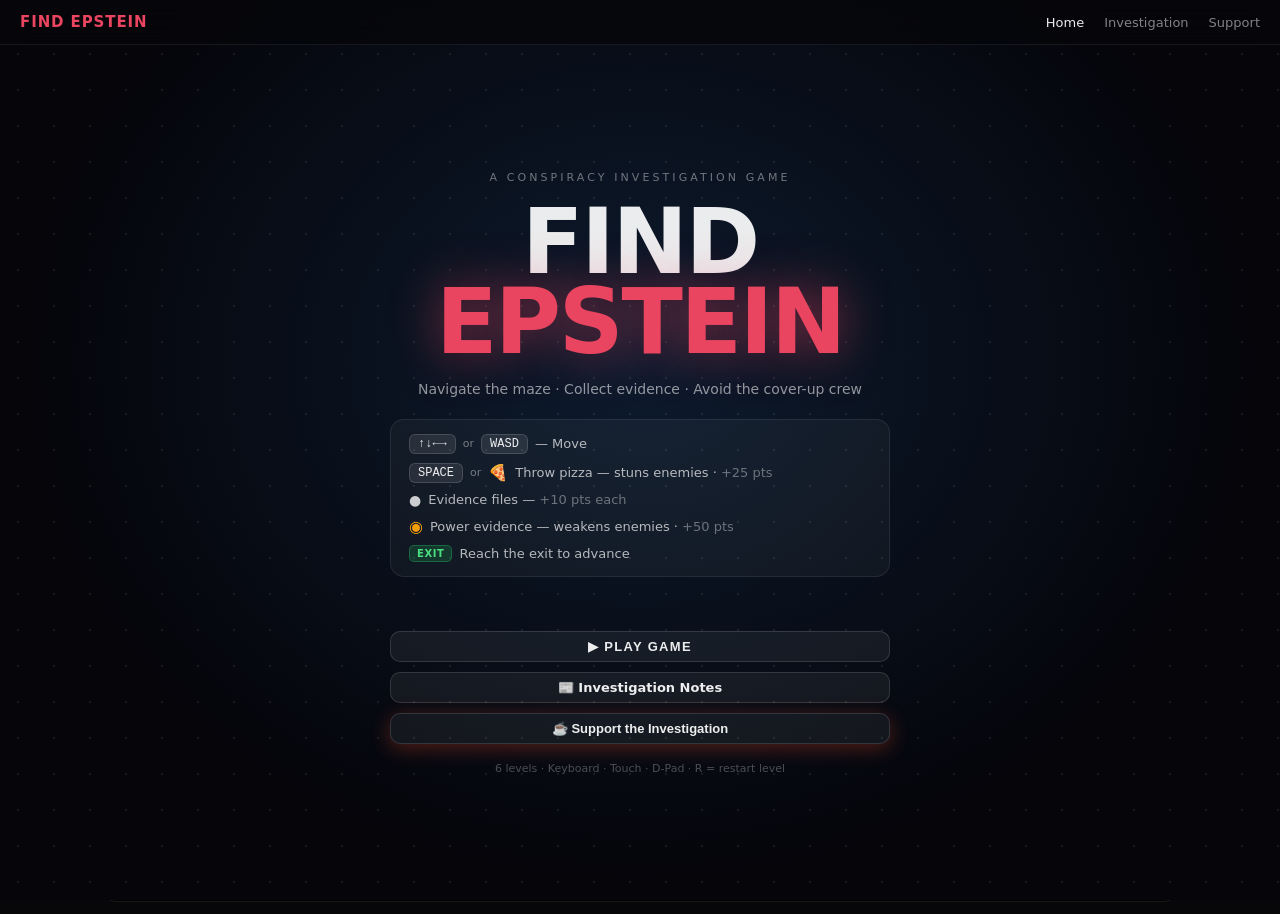
<file: index.html>
<!DOCTYPE html>
<html lang="en">
<head>
  <meta charset="UTF-8" />
  <meta name="viewport" content="width=device-width, initial-scale=1, viewport-fit=cover" />
  <title>Find Epstein</title>
  <link rel="stylesheet" href="style.css" />
  <link rel="canonical" href="https://findepstein.com">
</head>
<body>
<div class="app">

  <!-- ═══════════════ START SCREEN ═══════════════ -->
  <div class="start-screen" id="startScreen">
    <div class="start-grid"></div>

    <nav class="start-nav">
      <a class="start-nav-brand" href="index.html">FIND EPSTEIN</a>
      <div class="start-nav-links">
        <a href="index.html" class="active">Home</a>
        <a href="investigation.html">Investigation</a>
        <a href="https://ko-fi.com/findepstein" target="_blank" rel="noopener">Support</a>
      </div>
    </nav>

    <div class="start-content">
      <p class="start-eyebrow">A CONSPIRACY INVESTIGATION GAME</p>
      <h1 class="start-title">FIND<br><span class="start-accent">EPSTEIN</span></h1>
      <p class="start-tagline">Navigate the maze · Collect evidence · Avoid the cover-up crew</p>

      <div class="start-how">
        <div class="how-row"><kbd>↑↓←→</kbd> <span class="how-or">or</span> <kbd>WASD</kbd> <span class="how-desc">— Move</span></div>
        <div class="how-row"><kbd>SPACE</kbd> <span class="how-or">or</span> <span class="ic-pow">🍕</span> <span class="how-desc">Throw pizza — stuns enemies · <em>+25 pts</em></span></div>
        <div class="how-row"><span class="ic-dot">●</span> <span class="how-desc">Evidence files — <em>+10 pts each</em></span></div>
        <div class="how-row"><span class="ic-pow">◉</span> <span class="how-desc">Power evidence — weakens enemies · <em>+50 pts</em></span></div>
        <div class="how-row"><span class="ic-exit">EXIT</span> <span class="how-desc">Reach the exit to advance</span></div>
      </div>

      <p class="hs-line" id="hsBanner"></p>

      <div class="start-ctas">
        <button class="btn start-play-btn" id="startBtn">▶ Play Game</button>
        <a class="btn start-inv-btn" href="investigation.html">📰 Investigation Notes</a>
        <button class="btn start-support-btn" id="donateBtn">☕ Support the Investigation</button>
      </div>

      <p class="start-sub">6 levels · Keyboard · Touch · D-Pad · R = restart level</p>
    </div>
  </div>

  <!-- ═══════════════ HUD ═══════════════ -->
  <header class="hud">
    <div class="hud-row">
      <div class="hud-left">
        <div class="brand">Find Epstein</div>
        <div class="sub" id="levelName">Level</div>
      </div>

      <div class="hud-mid">
        <div class="stat">Score: <strong id="score">0</strong></div>
        <div class="stat">Lives: <strong id="lives">3</strong></div>
        <div class="stat combo-hud hidden" id="comboHud">Combo: <strong id="combo">x1</strong></div>
        <div class="timer" id="timerWrap" title="Time remaining (optional)">
          <span class="timer-label">Time:</span>
          <span class="timer-val" id="timeLeft">--</span>
        </div>
      </div>

      <div class="hud-right">
        <label class="toggle"><input type="checkbox" id="timerToggle" /><span>Timer</span></label>
        <label class="toggle"><input type="checkbox" id="showMinimap" /><span>Minimap</span></label>
        <label class="toggle"><input type="checkbox" id="showDpad" checked /><span>D-pad</span></label>
        <label class="toggle"><input type="checkbox" id="soundToggle" /><span>Sound</span></label>
        <button class="btn" id="restartLevel" type="button">Restart Level</button>
        <button class="btn" id="restartGame" type="button">Restart Game</button>
      </div>
    </div>

    <div class="hud-row hud-row2">
      <div class="status" id="status">Ready.</div>
      <div class="enemies" id="enemyList"></div>
    </div>
  </header>

  <!-- ═══════════════ STAGE ═══════════════ -->
  <main class="stage">
    <div class="canvas-wrap">
      <canvas id="game"></canvas>
    </div>

    <div class="dpad docked" id="dpad" aria-label="Controls">
      <div class="dpad-grid">
        <button class="dpad-btn" data-dir="up"    aria-label="Up">▲</button>
        <button class="dpad-btn" data-dir="left"  aria-label="Left">◀</button>
        <button class="dpad-btn dpad-pizza" id="dpadPizza" aria-label="Throw Pizza">🍕</button>
        <button class="dpad-btn" data-dir="down"  aria-label="Down">▼</button>
        <button class="dpad-btn" data-dir="right" aria-label="Right">▶</button>
      </div>
      <div class="hint">Arrow/WASD to move · 🍕 = throw pizza · Touch-drag on canvas · R = restart</div>
    </div>
  </main>

  <!-- ═══════════════ MODAL ═══════════════ -->
  <div class="modal hidden" id="modal" role="dialog" aria-modal="true">
    <div class="modal-card">
      <div class="modal-title" id="modalTitle">Title</div>
      <div class="modal-text"  id="modalText">Text</div>
      <div class="modal-bonus hidden" id="modalBonus">
        <span class="mb-label">Level bonus:</span>
        <strong class="mb-val" id="modalBonusVal">0</strong>
      </div>
      <button class="btn primary" id="modalBtn" type="button">Continue</button>
    </div>
  </div>

  <!-- ═══════════════ DONATE MODAL ═══════════════ -->
  <div class="donate-overlay hidden" id="donateOverlay">
    <div class="donate-card">
      <button class="donate-close" id="donateClose" aria-label="Close">✕</button>
      <div class="donate-icon">☕</div>
      <h2 class="donate-title">Support the Investigation</h2>
      <p class="donate-desc">This game is free to play. Your £5 donation helps fund continued development and independent journalistic research into the Epstein network.</p>
      <ul class="donate-list">
        <li>🕵️ Keep the investigation going</li>
        <li>🎮 Fund new levels &amp; features</li>
        <li>📰 Support independent journalism</li>
      </ul>
      <a class="btn kofi-link" id="kofiLink" href="https://ko-fi.com/findepstein" target="_blank" rel="noopener noreferrer">
        <span class="kofi-logo">Ko-fi</span> Donate £5
      </a>
      <p class="donate-note">Opens Ko-fi in a new tab · Secure · No account needed</p>
    </div>
  </div>

  <!-- ═══════════════ VICTORY OVERLAY ═══════════════ -->
  <div class="eo-overlay hidden" id="victoryOverlay">
    <div class="eo-card">
      <div class="eo-badge">🏆</div>
      <h2 class="eo-title">Investigation Complete!</h2>
      <p class="eo-rank-badge" id="victoryRank">Investigator</p>
      <p class="eo-evidence-stat" id="victoryEvidence">0 pieces of evidence uncovered</p>
      <div class="eo-scores">
        <div class="eo-score-item"><span class="eo-score-label">SCORE</span><strong class="eo-score-val" id="victoryScore">0</strong></div>
        <div class="eo-score-sep"></div>
        <div class="eo-score-item"><span class="eo-score-label">BEST</span><strong class="eo-score-val eo-score-best" id="victoryHs">0</strong></div>
      </div>
      <div class="eo-tag-wrap">
        <label class="eo-tag-label" for="victoryTagInput">Enter your 3-letter tag</label>
        <input class="eo-tag-input" id="victoryTagInput" type="text" maxlength="3"
               placeholder="AAA" autocomplete="off" spellcheck="false" inputmode="text" />
      </div>
      <div class="eo-btns">
        <button class="btn primary eo-submit" id="victorySubmitBtn" type="button">
          🏆 Submit &amp; See Leaderboard
        </button>
        <a class="btn eo-kofi" href="https://ko-fi.com/findepstein" target="_blank" rel="noopener noreferrer">
          ☕ Support the Investigation
        </a>
      </div>
    </div>
  </div>

  <!-- ═══════════════ LEADERBOARD OVERLAY ═══════════════ -->
  <div class="eo-overlay hidden" id="lbOverlay">
    <div class="eo-card eo-card-lb">
      <h2 class="eo-title">🏆 Top Investigators</h2>
      <p class="eo-rank-badge" id="lbRankBadge"></p>
      <p class="eo-evidence-stat" id="lbEvidenceStat"></p>
      <table class="lb-table" id="lbTable" aria-label="Leaderboard"></table>

      <!-- Share your result -->
      <div class="lb-share">
        <p class="lb-share-label">🔗 Share your result</p>
        <div class="lb-share-caption" id="shareCaption"></div>
        <div class="lb-share-btns">
          <a class="btn share-btn share-x"  id="shareX"  href="#" target="_blank" rel="noopener">𝕏 Post on X</a>
          <a class="btn share-btn share-wa" id="shareWa" href="#" target="_blank" rel="noopener">💬 WhatsApp</a>
          <a class="btn share-btn share-fb" id="shareFb" href="#" target="_blank" rel="noopener">📘 Facebook</a>
          <button class="btn share-btn share-copy" id="shareCopy" type="button">📋 Copy</button>
        </div>
      </div>

      <div class="eo-btns eo-btns-lb">
        <button class="btn primary" id="lbRestartBtn" type="button">▶ Play Again</button>
        <a class="btn eo-kofi" href="https://ko-fi.com/findepstein" target="_blank" rel="noopener noreferrer">
          ☕ Support the Investigation
        </a>
      </div>
    </div>
  </div>

</div>
<script src="script.js"></script>
</body>
</html>
</file>
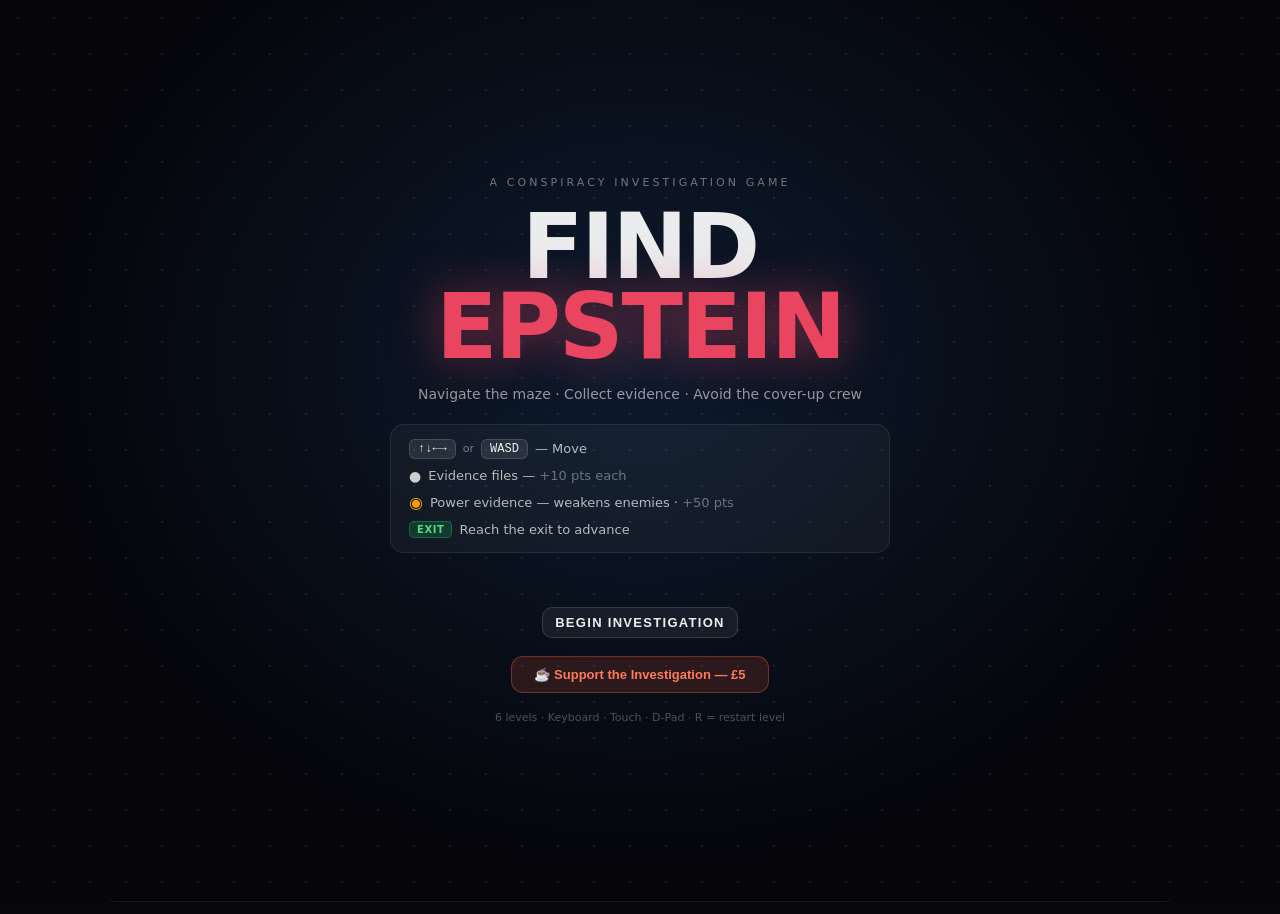
<file: Find Epstine.html>
<!DOCTYPE html>
<html lang="en">
<head>
  <meta charset="UTF-8" />
  <meta name="viewport" content="width=device-width, initial-scale=1, viewport-fit=cover" />
  <title>Find Epstein</title>
  <link rel="stylesheet" href="Find Epstine.css" />
</head>
<body>
<div class="app">

  <!-- ═══════════════ START SCREEN ═══════════════ -->
  <div class="start-screen" id="startScreen">
    <div class="start-grid"></div>
    <div class="start-content">
      <p class="start-eyebrow">A CONSPIRACY INVESTIGATION GAME</p>
      <h1 class="start-title">FIND<br><span class="start-accent">EPSTEIN</span></h1>
      <p class="start-tagline">Navigate the maze · Collect evidence · Avoid the cover-up crew</p>

      <div class="start-how">
        <div class="how-row"><kbd>↑↓←→</kbd> <span class="how-or">or</span> <kbd>WASD</kbd> <span class="how-desc">— Move</span></div>
        <div class="how-row"><span class="ic-dot">●</span> <span class="how-desc">Evidence files — <em>+10 pts each</em></span></div>
        <div class="how-row"><span class="ic-pow">◉</span> <span class="how-desc">Power evidence — weakens enemies · <em>+50 pts</em></span></div>
        <div class="how-row"><span class="ic-exit">EXIT</span> <span class="how-desc">Reach the exit to advance</span></div>
      </div>

      <p class="hs-line" id="hsBanner"></p>
      <button class="btn start-play-btn" id="startBtn">BEGIN INVESTIGATION</button>
      <button class="btn kofi-btn" id="donateBtn">☕ Support the Investigation — £5</button>
      <p class="start-sub">6 levels · Keyboard · Touch · D-Pad · R = restart level</p>
    </div>
  </div>

  <!-- ═══════════════ HUD ═══════════════ -->
  <header class="hud">
    <div class="hud-row">
      <div class="hud-left">
        <div class="brand">Find Epstein</div>
        <div class="sub" id="levelName">Level</div>
      </div>

      <div class="hud-mid">
        <div class="stat">Score: <strong id="score">0</strong></div>
        <div class="stat">Lives: <strong id="lives">3</strong></div>
        <div class="stat combo-hud hidden" id="comboHud">Combo: <strong id="combo">x1</strong></div>
        <div class="timer" id="timerWrap" title="Time remaining (optional)">
          <span class="timer-label">Time:</span>
          <span class="timer-val" id="timeLeft">--</span>
        </div>
      </div>

      <div class="hud-right">
        <label class="toggle"><input type="checkbox" id="timerToggle" /><span>Timer</span></label>
        <label class="toggle"><input type="checkbox" id="showMinimap" /><span>Minimap</span></label>
        <label class="toggle"><input type="checkbox" id="showDpad" checked /><span>D-pad</span></label>
        <label class="toggle"><input type="checkbox" id="soundToggle" /><span>Sound</span></label>
        <button class="btn" id="restartLevel" type="button">Restart Level</button>
        <button class="btn" id="restartGame" type="button">Restart Game</button>
      </div>
    </div>

    <div class="hud-row hud-row2">
      <div class="status" id="status">Ready.</div>
      <div class="enemies" id="enemyList"></div>
    </div>
  </header>

  <!-- ═══════════════ STAGE ═══════════════ -->
  <main class="stage">
    <div class="canvas-wrap">
      <canvas id="game"></canvas>
    </div>

    <div class="dpad docked" id="dpad" aria-label="Controls">
      <div class="dpad-grid">
        <button class="dpad-btn" data-dir="up"    aria-label="Up">▲</button>
        <button class="dpad-btn" data-dir="left"  aria-label="Left">◀</button>
        <button class="dpad-btn" data-dir="down"  aria-label="Down">▼</button>
        <button class="dpad-btn" data-dir="right" aria-label="Right">▶</button>
      </div>
      <div class="hint">Hold Arrow / WASD · D-Pad · Touch drag on canvas · R = restart level</div>
    </div>
  </main>

  <!-- ═══════════════ MODAL ═══════════════ -->
  <div class="modal hidden" id="modal" role="dialog" aria-modal="true">
    <div class="modal-card">
      <div class="modal-title" id="modalTitle">Title</div>
      <div class="modal-text"  id="modalText">Text</div>
      <div class="modal-bonus hidden" id="modalBonus">
        <span class="mb-label">Level bonus:</span>
        <strong class="mb-val" id="modalBonusVal">0</strong>
      </div>
      <button class="btn primary" id="modalBtn" type="button">Continue</button>
    </div>
  </div>

  <!-- ═══════════════ DONATE MODAL ═══════════════ -->
  <div class="donate-overlay hidden" id="donateOverlay">
    <div class="donate-card">
      <button class="donate-close" id="donateClose" aria-label="Close">✕</button>
      <div class="donate-icon">☕</div>
      <h2 class="donate-title">Support the Investigation</h2>
      <p class="donate-desc">This game is free to play. Your £5 donation helps fund continued development and independent journalistic research into the Epstein network.</p>
      <ul class="donate-list">
        <li>🕵️ Keep the investigation going</li>
        <li>🎮 Fund new levels &amp; features</li>
        <li>📰 Support independent journalism</li>
      </ul>
      <a class="btn kofi-link" id="kofiLink" href="https://ko-fi.com/YOURKOFINAME" target="_blank" rel="noopener noreferrer">
        <span class="kofi-logo">Ko-fi</span> Donate £5
      </a>
      <p class="donate-note">Opens Ko-fi in a new tab · Secure · No account needed</p>
    </div>
  </div>

</div>
<script src="Find Epstine.js"></script>
</body>
</html>
</file>
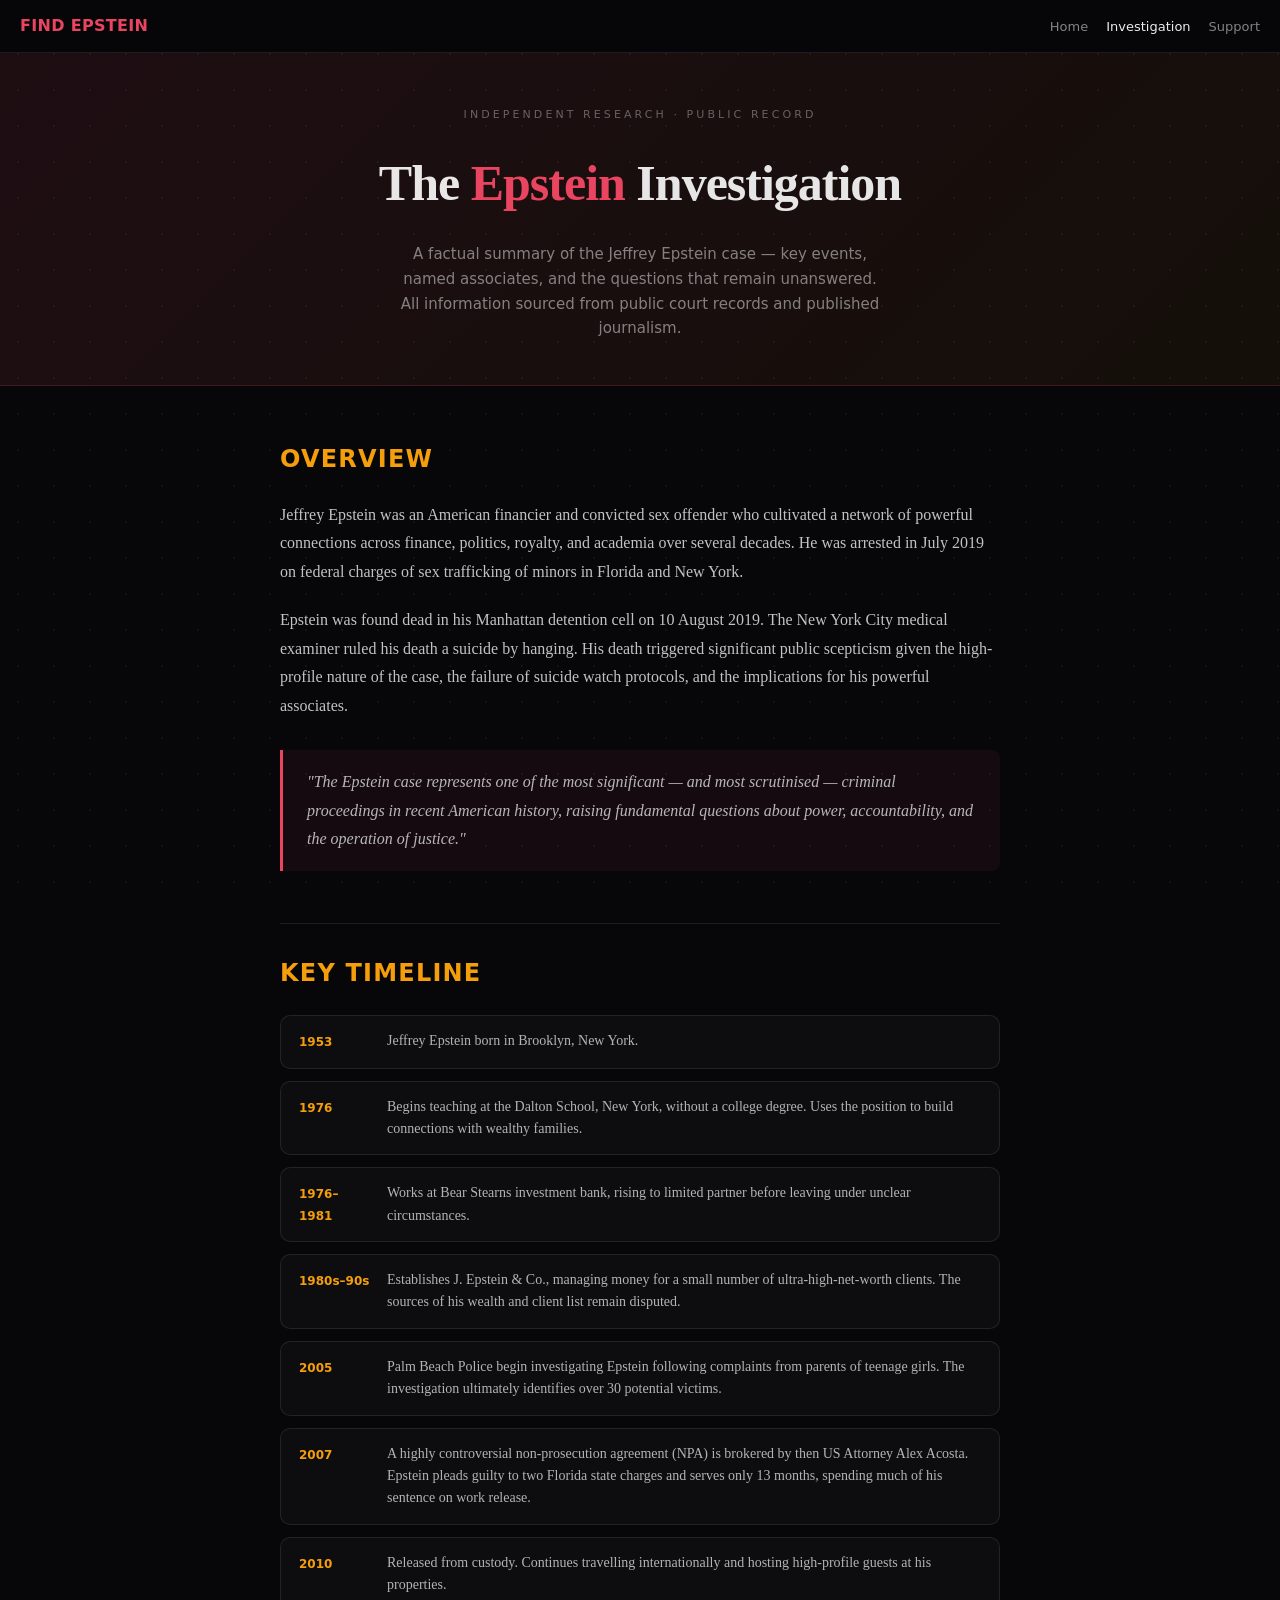
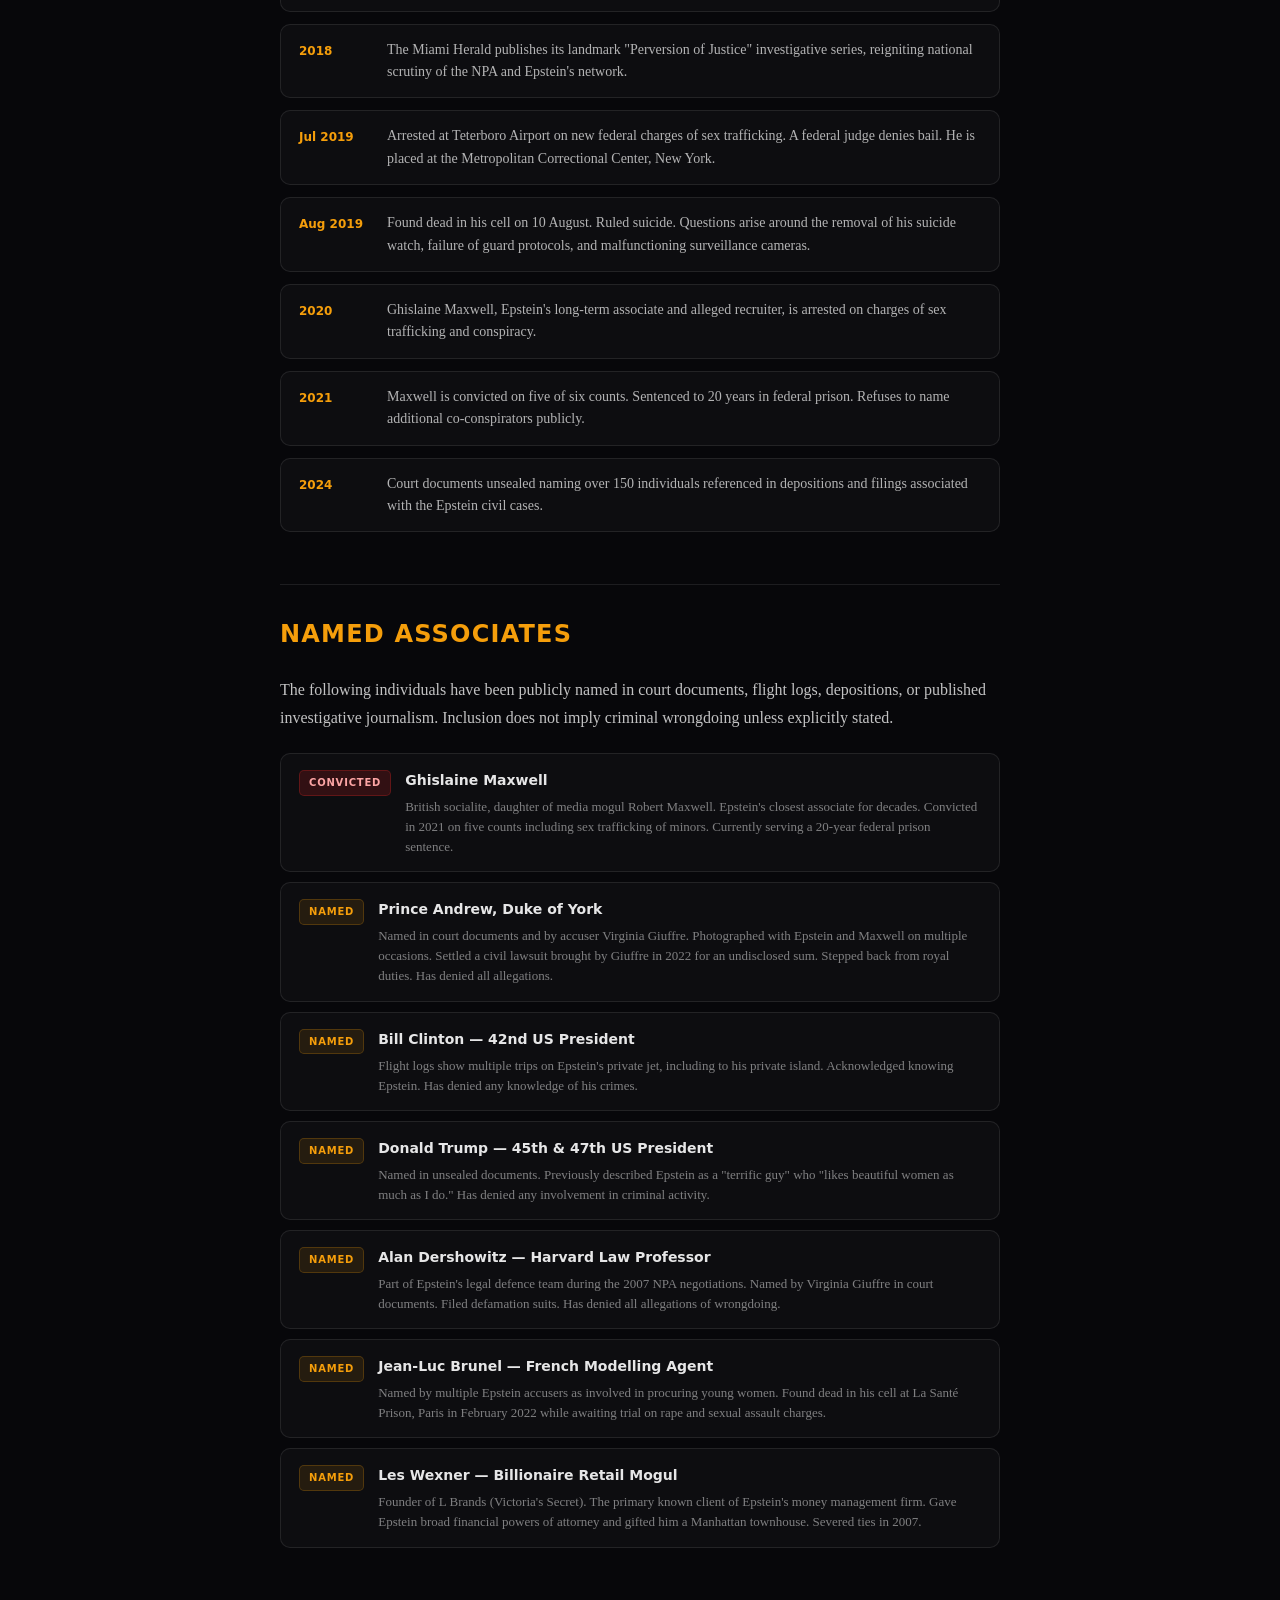
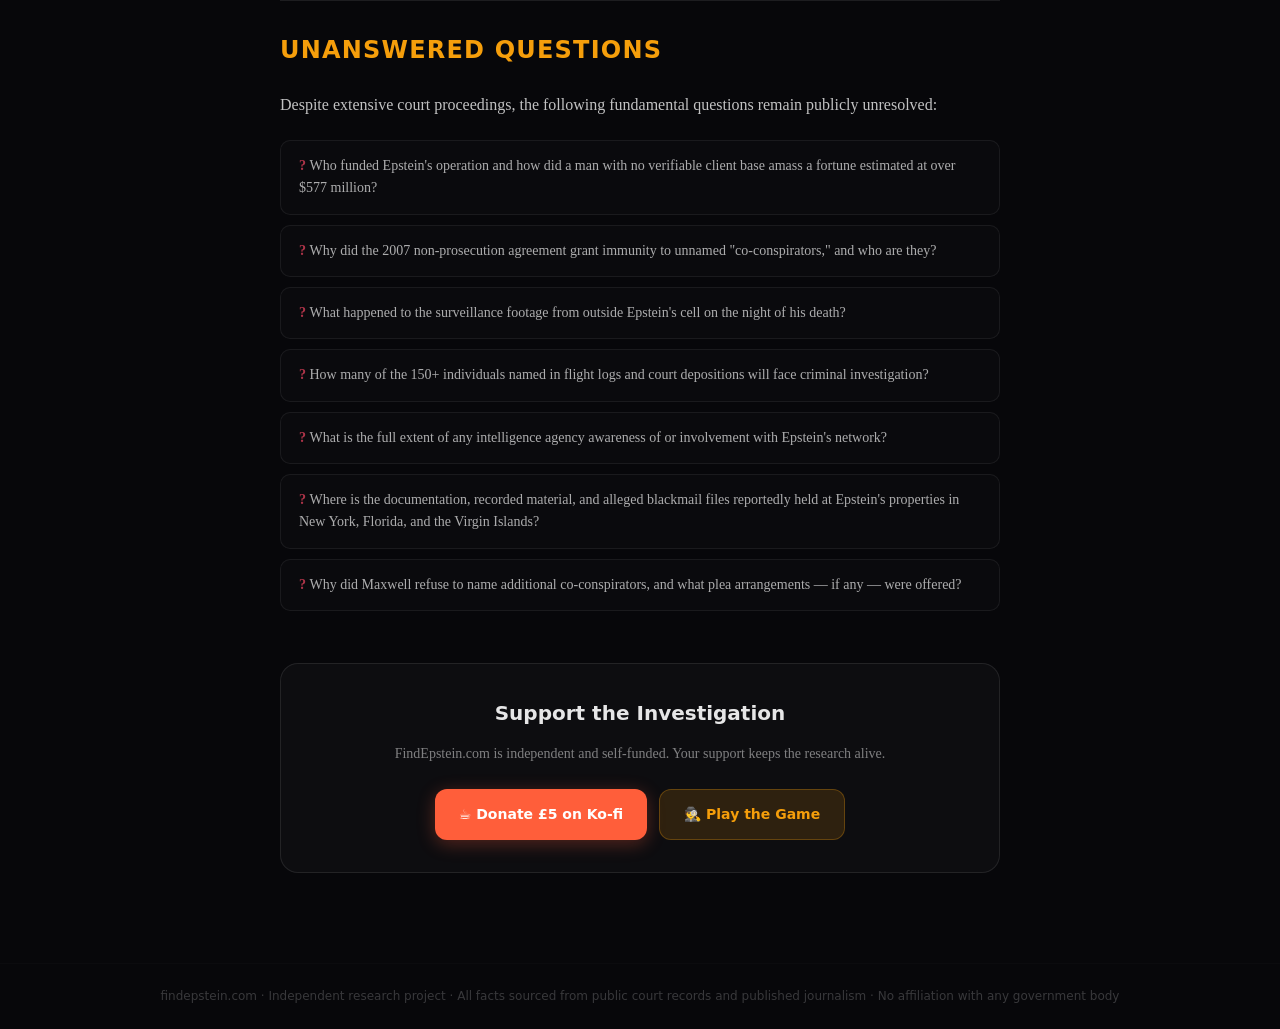
<file: investigation.html>
<!DOCTYPE html>
<html lang="en">
<head>
  <meta charset="UTF-8" />
  <meta name="viewport" content="width=device-width, initial-scale=1" />
  <title>The Epstein Investigation — FindEpstein.com</title>
  <meta name="description" content="An independent investigation into the Jeffrey Epstein network. Key facts, timeline, named associates, and unanswered questions." />
  <meta property="og:title" content="The Epstein Investigation — FindEpstein.com" />
  <meta property="og:description" content="Independent research into the Epstein network. Key facts, timeline, and unanswered questions." />
  <meta property="og:url" content="https://www.findepstein.com/investigation.html" />
  <meta property="og:type" content="article" />
  <meta name="twitter:card" content="summary_large_image" />
  <link rel="canonical" href="https://www.findepstein.com/investigation.html" />
  <style>
    *, *::before, *::after { box-sizing: border-box; margin: 0; padding: 0; }
    :root {
      --bg: #07070a; --accent: #e94560; --gold: #f59e0b;
      --text: rgba(255,255,255,0.90); --muted: rgba(255,255,255,0.50);
      --border: rgba(255,255,255,0.09);
    }
    body {
      background: var(--bg); color: var(--text);
      font-family: Georgia, 'Times New Roman', serif;
      line-height: 1.78; overflow-x: hidden;
    }
    body::before {
      content: ""; position: fixed; inset: 0;
      background-image: radial-gradient(circle, rgba(255,255,255,0.05) 1px, transparent 1px);
      background-size: 36px 36px; animation: gridDrift 22s linear infinite;
      pointer-events: none; z-index: 0;
    }
    @keyframes gridDrift { from { background-position:0 0; } to { background-position:36px 36px; } }
    .page { position: relative; z-index: 1; }

    /* ── Nav ── */
    nav {
      position: sticky; top: 0; z-index: 100;
      background: rgba(7,7,10,0.94); backdrop-filter: blur(14px);
      border-bottom: 1px solid var(--border);
      padding: 12px 20px;
      display: flex; align-items: center; justify-content: space-between; gap: 12px; flex-wrap: wrap;
    }
    .nav-brand { font-family: system-ui,sans-serif; font-weight: 900; color: var(--accent); font-size: 16px; text-decoration: none; letter-spacing: 0.02em; }
    .nav-links { display: flex; gap: 18px; }
    .nav-links a { font-family: system-ui,sans-serif; font-size: 13px; color: var(--muted); text-decoration: none; transition: color 0.15s; }
    .nav-links a:hover { color: var(--text); }

    /* ── Hero bar ── */
    .hero-bar {
      background: linear-gradient(135deg, rgba(233,69,96,0.10) 0%, rgba(245,158,11,0.06) 100%);
      border-bottom: 1px solid rgba(233,69,96,0.18);
      padding: 52px 20px 44px; text-align: center;
    }
    .eyebrow { font-family: system-ui,sans-serif; font-size: 11px; letter-spacing: 0.28em; text-transform: uppercase; opacity: 0.38; margin-bottom: 14px; }
    .hero-bar h1 { font-size: clamp(28px,6vw,50px); font-weight: 700; letter-spacing: -0.02em; margin-bottom: 14px; }
    .hero-bar h1 span { color: var(--accent); }
    .hero-bar .sub { font-family: system-ui,sans-serif; font-size: 15px; opacity: 0.52; max-width: 52ch; margin: 0 auto; line-height: 1.65; }

    /* ── Content ── */
    .content { max-width: 760px; margin: 0 auto; padding: 52px 20px 90px; }

    h2 {
      font-family: system-ui,sans-serif; font-size: clamp(17px,4vw,24px);
      font-weight: 900; text-transform: uppercase; letter-spacing: 0.05em;
      color: var(--gold); margin: 52px 0 20px; padding-top: 28px;
      border-top: 1px solid var(--border);
    }
    h2:first-child { border-top: none; margin-top: 0; padding-top: 0; }
    p { margin-bottom: 20px; font-size: 16px; opacity: 0.84; }

    .callout {
      margin: 30px 0; padding: 18px 24px;
      background: rgba(233,69,96,0.06); border-left: 3px solid var(--accent);
      border-radius: 0 8px 8px 0;
    }
    .callout p { margin: 0; font-style: italic; opacity: 0.78; }

    /* ── Timeline ── */
    .timeline { list-style: none; display: grid; gap: 12px; margin-bottom: 28px; }
    .timeline li {
      display: grid; grid-template-columns: 72px 1fr; gap: 16px;
      padding: 14px 18px; background: rgba(255,255,255,0.028);
      border: 1px solid var(--border); border-radius: 10px;
    }
    .tl-year { font-family: system-ui,sans-serif; font-size: 12px; font-weight: 900; color: var(--gold); padding-top: 2px; }
    .tl-text { font-size: 14px; opacity: 0.76; line-height: 1.6; }

    /* ── Associates ── */
    .associates-grid { display: grid; gap: 10px; margin-bottom: 28px; }
    .associate {
      padding: 14px 18px; background: rgba(255,255,255,0.028);
      border: 1px solid var(--border); border-radius: 10px;
      display: flex; gap: 14px; align-items: flex-start;
    }
    .assoc-role {
      font-family: system-ui,sans-serif; font-size: 10px; font-weight: 800;
      text-transform: uppercase; letter-spacing: 0.08em;
      padding: 3px 9px; border-radius: 5px; flex-shrink: 0; margin-top: 2px; white-space: nowrap;
    }
    .role-convicted { background: rgba(220,38,38,0.18); color: #fca5a5; border: 1px solid rgba(220,38,38,0.28); }
    .role-named     { background: rgba(245,158,11,0.10); color: var(--gold);  border: 1px solid rgba(245,158,11,0.22); }
    .assoc-body { flex: 1; }
    .assoc-name { font-family: system-ui,sans-serif; font-size: 14px; font-weight: 700; margin-bottom: 4px; }
    .assoc-detail { font-size: 13px; opacity: 0.52; line-height: 1.55; }

    /* ── Questions ── */
    .questions { display: grid; gap: 10px; margin-bottom: 28px; }
    .question {
      padding: 14px 18px; background: rgba(255,255,255,0.022);
      border: 1px solid var(--border); border-radius: 10px;
      font-size: 14px; opacity: 0.74; line-height: 1.60;
    }
    .question::before { content: "? "; color: var(--accent); font-weight: 900; }

    /* ── CTA ── */
    .cta-bar {
      background: rgba(255,255,255,0.028); border: 1px solid var(--border);
      border-radius: 18px; padding: 32px 28px; text-align: center; margin-top: 52px;
    }
    .cta-bar h3 { font-family: system-ui,sans-serif; font-size: 20px; font-weight: 900; margin-bottom: 10px; }
    .cta-bar p { font-size: 14px; opacity: 0.52; margin-bottom: 22px; }
    .btn-row { display: flex; gap: 12px; justify-content: center; flex-wrap: wrap; }
    .btn {
      display: inline-flex; align-items: center; gap: 8px;
      padding: 12px 24px; border-radius: 12px;
      font-family: system-ui,sans-serif; font-size: 14px; font-weight: 800;
      cursor: pointer; transition: transform 0.12s, opacity 0.12s;
      text-decoration: none; border: none; color: #fff;
    }
    .btn-kofi { background: #ff5e3a; box-shadow: 0 4px 18px rgba(255,94,58,0.30); }
    .btn-kofi:hover  { opacity: 0.88; transform: translateY(-1px); }
    .btn-game { background: rgba(245,158,11,0.14); border: 1px solid rgba(245,158,11,0.28); color: var(--gold); }
    .btn-game:hover  { background: rgba(245,158,11,0.24); transform: translateY(-1px); }

    footer {
      text-align: center; padding: 22px;
      font-family: system-ui,sans-serif; font-size: 12px; opacity: 0.22;
      border-top: 1px solid var(--border);
    }
  </style>
</head>
<body>
<div class="page">

  <nav>
    <a class="nav-brand" href="index.html">FIND EPSTEIN</a>
    <div class="nav-links">
      <a href="index.html">Home</a>
      <a href="investigation.html" style="color:rgba(255,255,255,0.92)">Investigation</a>
      <a href="https://ko-fi.com/findepstein" target="_blank" rel="noopener">Support</a>
    </div>
  </nav>

  <div class="hero-bar">
    <p class="eyebrow">Independent Research · Public Record</p>
    <h1>The <span>Epstein</span> Investigation</h1>
    <p class="sub">A factual summary of the Jeffrey Epstein case — key events, named associates, and the questions that remain unanswered. All information sourced from public court records and published journalism.</p>
  </div>

  <div class="content">

    <h2>Overview</h2>
    <p>Jeffrey Epstein was an American financier and convicted sex offender who cultivated a network of powerful connections across finance, politics, royalty, and academia over several decades. He was arrested in July 2019 on federal charges of sex trafficking of minors in Florida and New York.</p>
    <p>Epstein was found dead in his Manhattan detention cell on 10 August 2019. The New York City medical examiner ruled his death a suicide by hanging. His death triggered significant public scepticism given the high-profile nature of the case, the failure of suicide watch protocols, and the implications for his powerful associates.</p>
    <div class="callout">
      <p>"The Epstein case represents one of the most significant — and most scrutinised — criminal proceedings in recent American history, raising fundamental questions about power, accountability, and the operation of justice."</p>
    </div>

    <h2>Key Timeline</h2>
    <ul class="timeline">
      <li><span class="tl-year">1953</span><span class="tl-text">Jeffrey Epstein born in Brooklyn, New York.</span></li>
      <li><span class="tl-year">1976</span><span class="tl-text">Begins teaching at the Dalton School, New York, without a college degree. Uses the position to build connections with wealthy families.</span></li>
      <li><span class="tl-year">1976–1981</span><span class="tl-text">Works at Bear Stearns investment bank, rising to limited partner before leaving under unclear circumstances.</span></li>
      <li><span class="tl-year">1980s–90s</span><span class="tl-text">Establishes J. Epstein &amp; Co., managing money for a small number of ultra-high-net-worth clients. The sources of his wealth and client list remain disputed.</span></li>
      <li><span class="tl-year">2005</span><span class="tl-text">Palm Beach Police begin investigating Epstein following complaints from parents of teenage girls. The investigation ultimately identifies over 30 potential victims.</span></li>
      <li><span class="tl-year">2007</span><span class="tl-text">A highly controversial non-prosecution agreement (NPA) is brokered by then US Attorney Alex Acosta. Epstein pleads guilty to two Florida state charges and serves only 13 months, spending much of his sentence on work release.</span></li>
      <li><span class="tl-year">2010</span><span class="tl-text">Released from custody. Continues travelling internationally and hosting high-profile guests at his properties.</span></li>
      <li><span class="tl-year">2018</span><span class="tl-text">The Miami Herald publishes its landmark "Perversion of Justice" investigative series, reigniting national scrutiny of the NPA and Epstein's network.</span></li>
      <li><span class="tl-year">Jul 2019</span><span class="tl-text">Arrested at Teterboro Airport on new federal charges of sex trafficking. A federal judge denies bail. He is placed at the Metropolitan Correctional Center, New York.</span></li>
      <li><span class="tl-year">Aug 2019</span><span class="tl-text">Found dead in his cell on 10 August. Ruled suicide. Questions arise around the removal of his suicide watch, failure of guard protocols, and malfunctioning surveillance cameras.</span></li>
      <li><span class="tl-year">2020</span><span class="tl-text">Ghislaine Maxwell, Epstein's long-term associate and alleged recruiter, is arrested on charges of sex trafficking and conspiracy.</span></li>
      <li><span class="tl-year">2021</span><span class="tl-text">Maxwell is convicted on five of six counts. Sentenced to 20 years in federal prison. Refuses to name additional co-conspirators publicly.</span></li>
      <li><span class="tl-year">2024</span><span class="tl-text">Court documents unsealed naming over 150 individuals referenced in depositions and filings associated with the Epstein civil cases.</span></li>
    </ul>

    <h2>Named Associates</h2>
    <p>The following individuals have been publicly named in court documents, flight logs, depositions, or published investigative journalism. Inclusion does not imply criminal wrongdoing unless explicitly stated.</p>
    <div class="associates-grid">
      <div class="associate">
        <span class="assoc-role role-convicted">Convicted</span>
        <div class="assoc-body">
          <div class="assoc-name">Ghislaine Maxwell</div>
          <div class="assoc-detail">British socialite, daughter of media mogul Robert Maxwell. Epstein's closest associate for decades. Convicted in 2021 on five counts including sex trafficking of minors. Currently serving a 20-year federal prison sentence.</div>
        </div>
      </div>
      <div class="associate">
        <span class="assoc-role role-named">Named</span>
        <div class="assoc-body">
          <div class="assoc-name">Prince Andrew, Duke of York</div>
          <div class="assoc-detail">Named in court documents and by accuser Virginia Giuffre. Photographed with Epstein and Maxwell on multiple occasions. Settled a civil lawsuit brought by Giuffre in 2022 for an undisclosed sum. Stepped back from royal duties. Has denied all allegations.</div>
        </div>
      </div>
      <div class="associate">
        <span class="assoc-role role-named">Named</span>
        <div class="assoc-body">
          <div class="assoc-name">Bill Clinton — 42nd US President</div>
          <div class="assoc-detail">Flight logs show multiple trips on Epstein's private jet, including to his private island. Acknowledged knowing Epstein. Has denied any knowledge of his crimes.</div>
        </div>
      </div>
      <div class="associate">
        <span class="assoc-role role-named">Named</span>
        <div class="assoc-body">
          <div class="assoc-name">Donald Trump — 45th &amp; 47th US President</div>
          <div class="assoc-detail">Named in unsealed documents. Previously described Epstein as a "terrific guy" who "likes beautiful women as much as I do." Has denied any involvement in criminal activity.</div>
        </div>
      </div>
      <div class="associate">
        <span class="assoc-role role-named">Named</span>
        <div class="assoc-body">
          <div class="assoc-name">Alan Dershowitz — Harvard Law Professor</div>
          <div class="assoc-detail">Part of Epstein's legal defence team during the 2007 NPA negotiations. Named by Virginia Giuffre in court documents. Filed defamation suits. Has denied all allegations of wrongdoing.</div>
        </div>
      </div>
      <div class="associate">
        <span class="assoc-role role-named">Named</span>
        <div class="assoc-body">
          <div class="assoc-name">Jean-Luc Brunel — French Modelling Agent</div>
          <div class="assoc-detail">Named by multiple Epstein accusers as involved in procuring young women. Found dead in his cell at La Santé Prison, Paris in February 2022 while awaiting trial on rape and sexual assault charges.</div>
        </div>
      </div>
      <div class="associate">
        <span class="assoc-role role-named">Named</span>
        <div class="assoc-body">
          <div class="assoc-name">Les Wexner — Billionaire Retail Mogul</div>
          <div class="assoc-detail">Founder of L Brands (Victoria's Secret). The primary known client of Epstein's money management firm. Gave Epstein broad financial powers of attorney and gifted him a Manhattan townhouse. Severed ties in 2007.</div>
        </div>
      </div>
    </div>

    <h2>Unanswered Questions</h2>
    <p>Despite extensive court proceedings, the following fundamental questions remain publicly unresolved:</p>
    <div class="questions">
      <div class="question">Who funded Epstein's operation and how did a man with no verifiable client base amass a fortune estimated at over $577 million?</div>
      <div class="question">Why did the 2007 non-prosecution agreement grant immunity to unnamed "co-conspirators," and who are they?</div>
      <div class="question">What happened to the surveillance footage from outside Epstein's cell on the night of his death?</div>
      <div class="question">How many of the 150+ individuals named in flight logs and court depositions will face criminal investigation?</div>
      <div class="question">What is the full extent of any intelligence agency awareness of or involvement with Epstein's network?</div>
      <div class="question">Where is the documentation, recorded material, and alleged blackmail files reportedly held at Epstein's properties in New York, Florida, and the Virgin Islands?</div>
      <div class="question">Why did Maxwell refuse to name additional co-conspirators, and what plea arrangements — if any — were offered?</div>
    </div>

    <div class="cta-bar">
      <h3>Support the Investigation</h3>
      <p>FindEpstein.com is independent and self-funded. Your support keeps the research alive.</p>
      <div class="btn-row">
        <a class="btn btn-kofi" href="https://ko-fi.com/findepstein" target="_blank" rel="noopener noreferrer">☕ Donate £5 on Ko-fi</a>
        <a class="btn btn-game" href="index.html">🕵️ Play the Game</a>
      </div>
    </div>

  </div>
</div>

<footer>
  findepstein.com · Independent research project · All facts sourced from public court records and published journalism · No affiliation with any government body
</footer>
</body>
</html>
</file>
<file: style.css>
/* ═══════════════════════════════════════════════
   Find Epstine — Stylesheet
   ═══════════════════════════════════════════════ */

:root {
  --bg:      #07070a;
  --panel:   rgba(0,0,0,0.72);
  --border:  rgba(255,255,255,0.09);
  --text:    rgba(255,255,255,0.92);
  --muted:   rgba(255,255,255,0.50);
  --accent:  #e94560;
  --gold:    #f59e0b;
  --green:   #22c55e;
}

/* ── Reset ── */
*, *::before, *::after { box-sizing: border-box; }
html, body { height: 100%; margin: 0; }
body {
  background: var(--bg);
  color: var(--text);
  font-family: system-ui, -apple-system, Segoe UI, Roboto, Arial, sans-serif;
  overflow: hidden;
}

.app {
  min-height: 100dvh;
  display: flex;
  flex-direction: column;
}

/* ════════════════════════════════════════
   START SCREEN
   ════════════════════════════════════════ */
.start-screen {
  position: fixed;
  inset: 0;
  z-index: 10000;
  display: flex;
  align-items: center;
  justify-content: center;
  background: radial-gradient(ellipse at 50% 40%, #0d1b2e 0%, #05050a 68%);
  overflow: hidden;
}

/* animated dot-grid background */
.start-grid {
  position: absolute;
  inset: 0;
  background-image:
    radial-gradient(circle, rgba(255,255,255,0.08) 1px, transparent 1px);
  background-size: 36px 36px;
  animation: gridDrift 18s linear infinite;
}
@keyframes gridDrift {
  from { background-position: 0 0; }
  to   { background-position: 36px 36px; }
}

/* ── Start-screen nav bar ── */
.start-nav {
  position: absolute;
  top: 0; left: 0; right: 0;
  z-index: 2;
  display: flex;
  align-items: center;
  justify-content: space-between;
  gap: 12px;
  padding: 13px 20px;
  background: rgba(7,7,10,0.70);
  backdrop-filter: blur(12px);
  border-bottom: 1px solid rgba(255,255,255,0.07);
}
.start-nav-brand {
  font-weight: 900;
  font-size: 15px;
  letter-spacing: 0.06em;
  color: var(--accent);
  text-decoration: none;
}
.start-nav-links {
  display: flex;
  gap: 20px;
  align-items: center;
}
.start-nav-links a {
  font-size: 13px;
  color: var(--muted);
  text-decoration: none;
  transition: color 0.15s;
}
.start-nav-links a:hover,
.start-nav-links a.active { color: var(--text); }

.start-content {
  position: relative;
  z-index: 1;
  text-align: center;
  display: flex;
  flex-direction: column;
  align-items: center;
  gap: 18px;
  padding: 70px 20px 24px; /* extra top padding to clear the nav */
  max-width: 540px;
  width: 100%;
}

.start-eyebrow {
  margin: 0;
  font-size: 11px;
  letter-spacing: 0.28em;
  text-transform: uppercase;
  opacity: 0.45;
}

.start-title {
  margin: 0;
  font-size: clamp(54px, 13vw, 90px);
  font-weight: 900;
  line-height: 0.88;
  letter-spacing: -0.025em;
  text-transform: uppercase;
  animation: titleBreath 3.5s ease-in-out infinite;
}
.start-accent {
  color: var(--accent);
  text-shadow: 0 0 48px rgba(233,69,96,0.55);
}
@keyframes titleBreath {
  0%,100% { opacity: 1; }
  50%      { opacity: 0.88; }
}

.start-tagline {
  margin: 0;
  font-size: 14px;
  opacity: 0.60;
  line-height: 1.55;
}

/* controls box */
.start-how {
  width: 100%;
  background: rgba(255,255,255,0.04);
  border: 1px solid rgba(255,255,255,0.08);
  border-radius: 14px;
  padding: 14px 18px;
  display: flex;
  flex-direction: column;
  gap: 9px;
  text-align: left;
}
.how-row {
  display: flex;
  align-items: center;
  gap: 7px;
  font-size: 13px;
}
.how-or  { opacity: 0.45; font-size: 11px; }
.how-desc { opacity: 0.75; }
.how-desc em { font-style: normal; opacity: 0.55; }

kbd {
  font-family: monospace;
  background: rgba(255,255,255,0.09);
  border: 1px solid rgba(255,255,255,0.14);
  border-radius: 6px;
  padding: 2px 8px;
  font-size: 12px;
  color: var(--text);
}

.ic-dot  { font-size: 14px; opacity: 0.85; }
.ic-pow  { font-size: 16px; color: var(--gold); }
.ic-exit {
  font-size: 10px;
  font-weight: 800;
  background: rgba(34,197,94,0.18);
  border: 1px solid rgba(34,197,94,0.35);
  color: #4ade80;
  padding: 2px 7px;
  border-radius: 5px;
  letter-spacing: 0.06em;
}

.hs-line {
  margin: 0;
  font-size: 13px;
  color: var(--gold);
  opacity: 0.75;
  min-height: 18px;
}

/* ── Start screen CTA group ── */
.start-ctas {
  display: flex;
  flex-direction: column;
  align-items: center;
  gap: 10px;
  width: 100%;
}

.start-play-btn {
  width: 100%;
  font-size: 16px;
  font-weight: 900;
  letter-spacing: 0.10em;
  text-transform: uppercase;
  padding: 14px 44px;
  background: var(--accent);
  border-color: transparent;
  color: #fff;
  border-radius: 14px;
  animation: btnPulse 2.6s ease-in-out infinite;
  transition: transform 0.12s, opacity 0.12s;
}
.start-play-btn:hover  { transform: scale(1.02); opacity: 0.95; }
.start-play-btn:active { transform: scale(0.97); }
@keyframes btnPulse {
  0%,100% { box-shadow: 0 0 0   0   rgba(233,69,96,0.00); }
  50%      { box-shadow: 0 0 28px 8px rgba(233,69,96,0.30); }
}

.start-inv-btn {
  width: 100%;
  display: block;
  text-align: center;
  text-decoration: none;
  font-size: 14px;
  font-weight: 600;
  padding: 12px 24px;
  background: rgba(255,255,255,0.06);
  border: 1px solid rgba(255,255,255,0.14);
  color: var(--text);
  border-radius: 12px;
  transition: background 0.15s, border-color 0.15s, transform 0.1s;
}
.start-inv-btn:hover  { background: rgba(255,255,255,0.11); border-color: rgba(255,255,255,0.22); }
.start-inv-btn:active { transform: scale(0.97); }

.start-support-btn {
  width: 100%;
  font-size: 14px;
  font-weight: 600;
  padding: 12px 24px;
  background: linear-gradient(135deg, #ff5e3a 0%, #ff2600 100%);
  border-color: transparent;
  color: #fff;
  border-radius: 12px;
  box-shadow: 0 4px 20px rgba(255,80,40,0.30);
  transition: filter 0.15s, transform 0.1s;
}
.start-support-btn:hover  { filter: brightness(1.10); }
.start-support-btn:active { transform: scale(0.97); }

.start-sub {
  margin: 0;
  font-size: 11px;
  opacity: 0.30;
}

@keyframes fadeOut {
  from { opacity: 1; transform: scale(1); }
  to   { opacity: 0; transform: scale(1.03); pointer-events: none; }
}


/* ════════════════════════════════════════
   HUD
   ════════════════════════════════════════ */
.hud {
  background: var(--panel);
  backdrop-filter: blur(14px);
  border-bottom: 1px solid var(--border);
  padding: 10px 14px;
}
.hud-row {
  display: flex;
  align-items: center;
  justify-content: space-between;
  gap: 10px;
  flex-wrap: wrap;
}
.hud-row2 {
  margin-top: 7px;
  padding-top: 7px;
  border-top: 1px solid rgba(255,255,255,0.06);
}
.hud-left { display: grid; gap: 2px; }

.brand {
  font-weight: 900;
  font-size: 15px;
  letter-spacing: 0.02em;
  color: var(--accent);
}
.sub { font-size: 12px; opacity: 0.55; }

.hud-mid {
  display: flex;
  gap: 14px;
  align-items: center;
  flex-wrap: wrap;
}
.stat { font-size: 13px; font-weight: 600; opacity: 0.88; }

.combo-hud strong { color: var(--gold); }

.timer {
  display: inline-flex;
  align-items: center;
  gap: 6px;
  padding: 5px 10px;
  border-radius: 10px;
  border: 1px solid rgba(255,255,255,0.10);
  background: rgba(255,255,255,0.05);
  font-size: 13px;
}
.timer-label { opacity: 0.55; }
.timer-val   { font-weight: 900; }
.timer-urgent .timer-val {
  color: #f87171;
  animation: urgentFlash 0.55s ease-in-out infinite;
}
@keyframes urgentFlash { 0%,100% { opacity:1; } 50% { opacity:0.4; } }

.hud-right {
  display: flex;
  gap: 10px;
  align-items: center;
  flex-wrap: wrap;
  justify-content: flex-end;
}
.toggle {
  display: inline-flex;
  gap: 7px;
  align-items: center;
  font-size: 13px;
  opacity: 0.75;
  cursor: pointer;
}
.toggle:hover { opacity: 1; }
.toggle input { transform: scale(1.05); cursor: pointer; }

.btn {
  border: 1px solid rgba(255,255,255,0.13);
  background: rgba(255,255,255,0.06);
  color: var(--text);
  padding: 7px 12px;
  border-radius: 10px;
  font-weight: 700;
  font-size: 13px;
  cursor: pointer;
  transition: background 0.15s, transform 0.1s;
}
.btn:hover   { background: rgba(255,255,255,0.11); }
.btn:active  { transform: translateY(1px); }
.btn.primary { background: rgba(255,255,255,0.13); font-weight: 800; }

.status {
  font-size: 13px;
  opacity: 0.82;
  max-width: 70ch;
}
.enemies {
  font-size: 12px;
  opacity: 0.55;
  text-align: right;
}


/* ════════════════════════════════════════
   STAGE
   ════════════════════════════════════════ */
.stage {
  width: min(1100px, 100%);
  margin: 0 auto;
  padding: 12px;
  flex: 1;
  display: flex;
  flex-direction: column;
  gap: 10px;
  min-height: 0;
}

.canvas-wrap {
  flex: 1;
  min-height: 0;
  border: 1px solid var(--border);
  border-radius: 14px;
  overflow: hidden;
  background: #07070a;
  box-shadow: 0 0 60px rgba(0,0,0,0.7) inset;
}

#game {
  width: 100%;
  height: 100%;
  display: block;
  touch-action: none;
}


/* ════════════════════════════════════════
   D-PAD
   ════════════════════════════════════════ */
.dpad {
  border: 1px solid var(--border);
  border-radius: 14px;
  background: var(--panel);
  backdrop-filter: blur(12px);
  padding: 10px 12px calc(10px + env(safe-area-inset-bottom));
}
.dpad-grid {
  display: grid;
  grid-template-columns: 64px 64px 64px;
  grid-template-rows:    64px 64px 64px;
  gap: 10px;
  justify-content: center;
  user-select: none;
}
.dpad-btn {
  font-size: 22px;
  border-radius: 14px;
  border: 1px solid rgba(255,255,255,0.13);
  background: rgba(255,255,255,0.06);
  color: rgba(255,255,255,0.90);
  cursor: pointer;
  transition: background 0.1s, transform 0.08s;
}
.dpad-btn:hover  { background: rgba(255,255,255,0.11); }
.dpad-btn:active { transform: scale(0.92); background: rgba(255,255,255,0.15); }

.dpad-btn[data-dir="up"]    { grid-column: 2; grid-row: 1; }
.dpad-btn[data-dir="left"]  { grid-column: 1; grid-row: 2; }
.dpad-btn[data-dir="down"]  { grid-column: 2; grid-row: 3; }
.dpad-btn[data-dir="right"] { grid-column: 3; grid-row: 2; }

.hint {
  margin-top: 8px;
  font-size: 12px;
  opacity: 0.45;
  text-align: center;
}


/* ════════════════════════════════════════
   MODAL
   ════════════════════════════════════════ */
.modal {
  position: fixed;
  inset: 0;
  display: grid;
  place-items: center;
  background: rgba(0,0,0,0.76);
  padding: 16px;
  z-index: 9999;
  backdrop-filter: blur(5px);
}
.modal-card {
  width: min(520px, 92vw);
  border-radius: 20px;
  border: 1px solid rgba(255,255,255,0.12);
  background: rgba(12,12,18,0.96);
  box-shadow: 0 24px 80px rgba(0,0,0,0.75);
  padding: 24px;
  animation: modalIn 0.22s ease-out;
}
@keyframes modalIn {
  from { opacity: 0; transform: scale(0.94) translateY(10px); }
  to   { opacity: 1; transform: scale(1)    translateY(0); }
}
.modal-title {
  font-size: 20px;
  font-weight: 900;
  margin-bottom: 10px;
  color: var(--gold);
}
.modal-text {
  font-size: 14px;
  opacity: 0.85;
  white-space: pre-line;
  margin-bottom: 16px;
  line-height: 1.65;
}
.modal-bonus {
  display: flex;
  align-items: center;
  gap: 10px;
  margin-bottom: 16px;
  padding: 10px 14px;
  background: rgba(245,158,11,0.08);
  border: 1px solid rgba(245,158,11,0.20);
  border-radius: 10px;
}
.mb-label { font-size: 13px; opacity: 0.70; }
.mb-val   { font-size: 18px; font-weight: 900; color: var(--gold); }


/* ════════════════════════════════════════
   KO-FI / DONATE
   ════════════════════════════════════════ */
.kofi-btn {
  font-size: 13px;
  font-weight: 700;
  padding: 10px 22px;
  background: rgba(255, 94, 58, 0.15);
  border-color: rgba(255, 94, 58, 0.35);
  color: #ff7a5a;
  border-radius: 12px;
  transition: background 0.15s, transform 0.1s, box-shadow 0.15s;
}
.kofi-btn:hover {
  background: rgba(255, 94, 58, 0.26);
  box-shadow: 0 0 18px rgba(255, 94, 58, 0.25);
  transform: scale(1.03);
}
.kofi-btn:active { transform: scale(0.97); }

/* Donate overlay */
.donate-overlay {
  position: fixed;
  inset: 0;
  z-index: 20000;
  display: grid;
  place-items: center;
  background: rgba(0,0,0,0.82);
  backdrop-filter: blur(8px);
  padding: 16px;
}
.donate-card {
  position: relative;
  width: min(480px, 94vw);
  background: rgba(10,8,16,0.97);
  border: 1px solid rgba(255,255,255,0.10);
  border-radius: 22px;
  box-shadow: 0 30px 90px rgba(0,0,0,0.80);
  padding: 32px 28px 26px;
  text-align: center;
  animation: modalIn 0.22s ease-out;
  display: flex;
  flex-direction: column;
  align-items: center;
  gap: 14px;
}
.donate-close {
  position: absolute;
  top: 14px; right: 16px;
  background: transparent;
  border: none;
  color: rgba(255,255,255,0.40);
  font-size: 17px;
  cursor: pointer;
  line-height: 1;
  padding: 4px 6px;
  border-radius: 6px;
  transition: color 0.12s, background 0.12s;
}
.donate-close:hover { color: rgba(255,255,255,0.85); background: rgba(255,255,255,0.08); }

.donate-icon { font-size: 44px; line-height: 1; }
.donate-title {
  margin: 0;
  font-size: 22px;
  font-weight: 900;
  color: #ff7a5a;
  letter-spacing: -0.01em;
}
.donate-desc {
  margin: 0;
  font-size: 14px;
  opacity: 0.75;
  line-height: 1.65;
  max-width: 38ch;
}
.donate-list {
  list-style: none;
  margin: 0;
  padding: 12px 16px;
  background: rgba(255,255,255,0.04);
  border: 1px solid rgba(255,255,255,0.07);
  border-radius: 12px;
  width: 100%;
  display: flex;
  flex-direction: column;
  gap: 8px;
  text-align: left;
  font-size: 13px;
  opacity: 0.80;
}
.donate-list li { display: flex; align-items: center; gap: 8px; }

.kofi-link {
  display: inline-flex;
  align-items: center;
  gap: 10px;
  font-size: 15px;
  font-weight: 800;
  padding: 13px 32px;
  background: #ff5e3a;
  border: none;
  border-radius: 14px;
  color: #fff !important;
  text-decoration: none;
  letter-spacing: 0.02em;
  transition: background 0.15s, transform 0.1s, box-shadow 0.15s;
  box-shadow: 0 4px 20px rgba(255,94,58,0.40);
  width: 100%;
  justify-content: center;
}
.kofi-link:hover  { background: #ff4520; box-shadow: 0 6px 28px rgba(255,94,58,0.55); transform: translateY(-1px); }
.kofi-link:active { transform: translateY(1px); }
.kofi-logo {
  font-size: 12px;
  font-weight: 900;
  background: rgba(255,255,255,0.22);
  padding: 2px 7px;
  border-radius: 5px;
  letter-spacing: 0.04em;
}

.donate-note {
  margin: 0;
  font-size: 11px;
  opacity: 0.35;
}

/* ════════════════════════════════════════
   VICTORY & LEADERBOARD OVERLAYS
   ════════════════════════════════════════ */
.eo-overlay {
  position: fixed;
  inset: 0;
  z-index: 20000;
  display: flex;
  align-items: center;
  justify-content: center;
  background: rgba(0,0,0,0.82);
  backdrop-filter: blur(6px);
  padding: 16px;
}

.eo-card {
  background: linear-gradient(160deg, #0d1117 0%, #07070a 100%);
  border: 1px solid rgba(245,158,11,0.30);
  border-radius: 20px;
  padding: 32px 28px 28px;
  max-width: 420px;
  width: 100%;
  display: flex;
  flex-direction: column;
  align-items: center;
  gap: 18px;
  box-shadow: 0 24px 80px rgba(0,0,0,0.70), 0 0 0 1px rgba(255,255,255,0.04);
}

.eo-card-lb {
  max-width: 480px;
}

.eo-badge {
  font-size: 52px;
  line-height: 1;
  filter: drop-shadow(0 0 18px rgba(245,158,11,0.55));
}

.eo-title {
  margin: 0;
  font-size: 22px;
  font-weight: 900;
  letter-spacing: 0.02em;
  color: var(--text);
  text-align: center;
}

.eo-subtitle {
  margin: -8px 0 0;
  font-size: 13px;
  opacity: 0.45;
  letter-spacing: 0.10em;
  text-transform: uppercase;
}

/* Score row */
.eo-scores {
  display: flex;
  align-items: center;
  gap: 0;
  background: rgba(255,255,255,0.04);
  border: 1px solid rgba(255,255,255,0.08);
  border-radius: 12px;
  overflow: hidden;
  width: 100%;
}
.eo-score-item {
  flex: 1;
  display: flex;
  flex-direction: column;
  align-items: center;
  padding: 12px 8px;
  gap: 4px;
}
.eo-score-sep {
  width: 1px;
  align-self: stretch;
  background: rgba(255,255,255,0.08);
}
.eo-score-label {
  font-size: 10px;
  letter-spacing: 0.18em;
  opacity: 0.45;
  text-transform: uppercase;
}
.eo-score-val {
  font-size: 26px;
  font-weight: 900;
  color: var(--text);
  font-variant-numeric: tabular-nums;
}
.eo-score-best { color: var(--gold); }

/* 3-letter tag */
.eo-tag-wrap {
  display: flex;
  flex-direction: column;
  align-items: center;
  gap: 8px;
  width: 100%;
}
.eo-tag-label {
  font-size: 11px;
  letter-spacing: 0.16em;
  text-transform: uppercase;
  opacity: 0.50;
}
.eo-tag-input {
  width: 120px;
  text-align: center;
  font-size: 32px;
  font-weight: 900;
  font-family: monospace;
  letter-spacing: 0.25em;
  text-transform: uppercase;
  background: rgba(255,255,255,0.06);
  border: 2px solid rgba(245,158,11,0.45);
  border-radius: 10px;
  color: var(--gold);
  padding: 8px 12px;
  outline: none;
  caret-color: var(--gold);
  transition: border-color 0.2s, background 0.2s;
}
.eo-tag-input:focus {
  border-color: var(--gold);
  background: rgba(245,158,11,0.08);
}
.eo-tag-input::placeholder { opacity: 0.25; }

/* Buttons */
.eo-btns {
  display: flex;
  flex-direction: column;
  gap: 10px;
  width: 100%;
}
.eo-btns-lb {
  flex-direction: row;
  flex-wrap: wrap;
  justify-content: center;
}

.eo-submit {
  width: 100%;
  font-size: 15px;
  padding: 13px 18px;
}

.eo-kofi {
  display: flex;
  align-items: center;
  justify-content: center;
  gap: 7px;
  width: 100%;
  padding: 11px 18px;
  border-radius: 10px;
  background: linear-gradient(135deg, #ff5e3a 0%, #ff2600 100%);
  color: #fff;
  font-weight: 700;
  font-size: 14px;
  text-decoration: none;
  border: none;
  cursor: pointer;
  transition: filter 0.15s, transform 0.1s;
  box-shadow: 0 4px 20px rgba(255,80,40,0.35);
}
.eo-kofi:hover  { filter: brightness(1.12); transform: translateY(-1px); }
.eo-kofi:active { transform: translateY(1px); filter: brightness(0.95); }

/* Leaderboard table */
.lb-table {
  width: 100%;
  border-collapse: collapse;
  font-size: 14px;
}
.lb-table tr { border-bottom: 1px solid rgba(255,255,255,0.06); }
.lb-table tr:last-child { border-bottom: none; }
.lb-table td { padding: 7px 6px; }
.lb-rank { width: 36px; font-size: 18px; text-align: center; }
.lb-name {
  font-family: monospace;
  font-weight: 900;
  font-size: 17px;
  letter-spacing: 0.15em;
  color: var(--text);
}
.lb-pts  { text-align: right; font-weight: 700; font-variant-numeric: tabular-nums; color: var(--gold); }
.lb-date { text-align: right; font-size: 11px; opacity: 0.35; padding-left: 10px; }
.lb-top .lb-name { color: var(--gold); }
.lb-empty {
  text-align: center;
  opacity: 0.35;
  font-size: 13px;
  padding: 24px 0;
}

/* Rank badge + evidence stat (victory & leaderboard) */
.eo-rank-badge {
  margin: -10px 0 0;
  font-size: 13px;
  font-weight: 700;
  letter-spacing: 0.08em;
  color: var(--gold);
  text-transform: uppercase;
}
.eo-evidence-stat {
  margin: 0;
  font-size: 12px;
  opacity: 0.50;
  letter-spacing: 0.04em;
}

/* Share section */
.lb-share {
  width: 100%;
  background: rgba(255,255,255,0.03);
  border: 1px solid rgba(255,255,255,0.08);
  border-radius: 12px;
  padding: 14px 16px;
  display: flex;
  flex-direction: column;
  gap: 10px;
}
.lb-share-label {
  font-size: 11px;
  font-weight: 700;
  letter-spacing: 0.16em;
  text-transform: uppercase;
  opacity: 0.45;
  margin: 0;
}
.lb-share-caption {
  font-size: 12px;
  line-height: 1.6;
  white-space: pre-wrap;
  color: rgba(255,255,255,0.65);
  background: rgba(0,0,0,0.30);
  border-radius: 8px;
  padding: 10px 12px;
  user-select: all;
  cursor: text;
}
.lb-share-btns {
  display: flex;
  gap: 8px;
  flex-wrap: wrap;
}
.share-btn {
  flex: 1;
  min-width: 90px;
  font-size: 13px;
  font-weight: 700;
  padding: 9px 10px;
  border-radius: 9px;
  text-align: center;
  text-decoration: none;
  cursor: pointer;
  transition: filter 0.15s, transform 0.1s;
}
.share-x {
  background: #000;
  color: #fff;
  border: 1px solid rgba(255,255,255,0.18);
}
.share-wa {
  background: #25d366;
  color: #fff;
  border-color: transparent;
}
.share-fb {
  background: #1877f2;
  color: #fff;
  border-color: transparent;
}
.share-copy {
  background: rgba(255,255,255,0.08);
  color: var(--text);
  border: 1px solid rgba(255,255,255,0.14);
}
.share-btn:hover  { filter: brightness(1.15); }
.share-btn:active { transform: scale(0.96); }

@media (max-width: 480px) {
  .eo-card { padding: 24px 16px 20px; gap: 14px; }
  .eo-badge { font-size: 40px; }
  .eo-title { font-size: 18px; }
  .eo-score-val { font-size: 22px; }
  .eo-btns-lb { flex-direction: column; }
  .lb-date { display: none; }
}

/* ════════════════════════════════════════
   UTILITY
   ════════════════════════════════════════ */
.hidden { display: none !important; }

/* ── Pizza D-pad centre button ── */
.dpad-pizza {
  grid-column: 2;
  grid-row: 2;
  font-size: 20px;
  background: rgba(249,115,22,0.14);
  border-color: rgba(249,115,22,0.38);
  transition: background 0.1s, transform 0.08s;
}
.dpad-pizza:hover  { background: rgba(249,115,22,0.28); }
.dpad-pizza:active { transform: scale(0.88); background: rgba(249,115,22,0.40); }

@media (max-width: 520px) {
  .stage       { padding: 8px; }
  .dpad-grid   { gap: 8px; }
  .btn         { padding: 6px 9px; font-size: 12px; }
  .start-title { font-size: 52px; }
  .dpad-btn    { font-size: 20px; border-radius: 12px; }
  .hud         { padding: 6px 8px; }
  .hud-right   { gap: 6px; }
  /* Hide toggle labels on very small screens, keep checkboxes */
  .hud-right .toggle span { font-size: 11px; }
}
</file>
<file: Find Epstine.css>
/* ═══════════════════════════════════════════════
   Find Epstine — Stylesheet
   ═══════════════════════════════════════════════ */

:root {
  --bg:      #07070a;
  --panel:   rgba(0,0,0,0.72);
  --border:  rgba(255,255,255,0.09);
  --text:    rgba(255,255,255,0.92);
  --muted:   rgba(255,255,255,0.50);
  --accent:  #e94560;
  --gold:    #f59e0b;
  --green:   #22c55e;
}

/* ── Reset ── */
*, *::before, *::after { box-sizing: border-box; }
html, body { height: 100%; margin: 0; }
body {
  background: var(--bg);
  color: var(--text);
  font-family: system-ui, -apple-system, Segoe UI, Roboto, Arial, sans-serif;
  overflow: hidden;
}

.app {
  min-height: 100dvh;
  display: flex;
  flex-direction: column;
}

/* ════════════════════════════════════════
   START SCREEN
   ════════════════════════════════════════ */
.start-screen {
  position: fixed;
  inset: 0;
  z-index: 10000;
  display: flex;
  align-items: center;
  justify-content: center;
  background: radial-gradient(ellipse at 50% 40%, #0d1b2e 0%, #05050a 68%);
  overflow: hidden;
}

/* animated dot-grid background */
.start-grid {
  position: absolute;
  inset: 0;
  background-image:
    radial-gradient(circle, rgba(255,255,255,0.08) 1px, transparent 1px);
  background-size: 36px 36px;
  animation: gridDrift 18s linear infinite;
}
@keyframes gridDrift {
  from { background-position: 0 0; }
  to   { background-position: 36px 36px; }
}

.start-content {
  position: relative;
  z-index: 1;
  text-align: center;
  display: flex;
  flex-direction: column;
  align-items: center;
  gap: 18px;
  padding: 24px 20px;
  max-width: 540px;
  width: 100%;
}

.start-eyebrow {
  margin: 0;
  font-size: 11px;
  letter-spacing: 0.28em;
  text-transform: uppercase;
  opacity: 0.45;
}

.start-title {
  margin: 0;
  font-size: clamp(54px, 13vw, 90px);
  font-weight: 900;
  line-height: 0.88;
  letter-spacing: -0.025em;
  text-transform: uppercase;
  animation: titleBreath 3.5s ease-in-out infinite;
}
.start-accent {
  color: var(--accent);
  text-shadow: 0 0 48px rgba(233,69,96,0.55);
}
@keyframes titleBreath {
  0%,100% { opacity: 1; }
  50%      { opacity: 0.88; }
}

.start-tagline {
  margin: 0;
  font-size: 14px;
  opacity: 0.60;
  line-height: 1.55;
}

/* controls box */
.start-how {
  width: 100%;
  background: rgba(255,255,255,0.04);
  border: 1px solid rgba(255,255,255,0.08);
  border-radius: 14px;
  padding: 14px 18px;
  display: flex;
  flex-direction: column;
  gap: 9px;
  text-align: left;
}
.how-row {
  display: flex;
  align-items: center;
  gap: 7px;
  font-size: 13px;
}
.how-or  { opacity: 0.45; font-size: 11px; }
.how-desc { opacity: 0.75; }
.how-desc em { font-style: normal; opacity: 0.55; }

kbd {
  font-family: monospace;
  background: rgba(255,255,255,0.09);
  border: 1px solid rgba(255,255,255,0.14);
  border-radius: 6px;
  padding: 2px 8px;
  font-size: 12px;
  color: var(--text);
}

.ic-dot  { font-size: 14px; opacity: 0.85; }
.ic-pow  { font-size: 16px; color: var(--gold); }
.ic-exit {
  font-size: 10px;
  font-weight: 800;
  background: rgba(34,197,94,0.18);
  border: 1px solid rgba(34,197,94,0.35);
  color: #4ade80;
  padding: 2px 7px;
  border-radius: 5px;
  letter-spacing: 0.06em;
}

.hs-line {
  margin: 0;
  font-size: 13px;
  color: var(--gold);
  opacity: 0.75;
  min-height: 18px;
}

.start-play-btn {
  font-size: 15px;
  font-weight: 900;
  letter-spacing: 0.10em;
  text-transform: uppercase;
  padding: 14px 44px;
  background: var(--accent);
  border-color: transparent;
  color: #fff;
  border-radius: 14px;
  animation: btnPulse 2.6s ease-in-out infinite;
  transition: transform 0.12s, opacity 0.12s;
}
.start-play-btn:hover  { transform: scale(1.04); opacity: 0.95; }
.start-play-btn:active { transform: scale(0.97); }
@keyframes btnPulse {
  0%,100% { box-shadow: 0 0 0   0   rgba(233,69,96,0.00); }
  50%      { box-shadow: 0 0 28px 8px rgba(233,69,96,0.30); }
}

.start-sub {
  margin: 0;
  font-size: 11px;
  opacity: 0.30;
}

@keyframes fadeOut {
  from { opacity: 1; transform: scale(1); }
  to   { opacity: 0; transform: scale(1.03); pointer-events: none; }
}


/* ════════════════════════════════════════
   HUD
   ════════════════════════════════════════ */
.hud {
  background: var(--panel);
  backdrop-filter: blur(14px);
  border-bottom: 1px solid var(--border);
  padding: 10px 14px;
}
.hud-row {
  display: flex;
  align-items: center;
  justify-content: space-between;
  gap: 10px;
  flex-wrap: wrap;
}
.hud-row2 {
  margin-top: 7px;
  padding-top: 7px;
  border-top: 1px solid rgba(255,255,255,0.06);
}
.hud-left { display: grid; gap: 2px; }

.brand {
  font-weight: 900;
  font-size: 15px;
  letter-spacing: 0.02em;
  color: var(--accent);
}
.sub { font-size: 12px; opacity: 0.55; }

.hud-mid {
  display: flex;
  gap: 14px;
  align-items: center;
  flex-wrap: wrap;
}
.stat { font-size: 13px; font-weight: 600; opacity: 0.88; }

.combo-hud strong { color: var(--gold); }

.timer {
  display: inline-flex;
  align-items: center;
  gap: 6px;
  padding: 5px 10px;
  border-radius: 10px;
  border: 1px solid rgba(255,255,255,0.10);
  background: rgba(255,255,255,0.05);
  font-size: 13px;
}
.timer-label { opacity: 0.55; }
.timer-val   { font-weight: 900; }
.timer-urgent .timer-val {
  color: #f87171;
  animation: urgentFlash 0.55s ease-in-out infinite;
}
@keyframes urgentFlash { 0%,100% { opacity:1; } 50% { opacity:0.4; } }

.hud-right {
  display: flex;
  gap: 10px;
  align-items: center;
  flex-wrap: wrap;
  justify-content: flex-end;
}
.toggle {
  display: inline-flex;
  gap: 7px;
  align-items: center;
  font-size: 13px;
  opacity: 0.75;
  cursor: pointer;
}
.toggle:hover { opacity: 1; }
.toggle input { transform: scale(1.05); cursor: pointer; }

.btn {
  border: 1px solid rgba(255,255,255,0.13);
  background: rgba(255,255,255,0.06);
  color: var(--text);
  padding: 7px 12px;
  border-radius: 10px;
  font-weight: 700;
  font-size: 13px;
  cursor: pointer;
  transition: background 0.15s, transform 0.1s;
}
.btn:hover   { background: rgba(255,255,255,0.11); }
.btn:active  { transform: translateY(1px); }
.btn.primary { background: rgba(255,255,255,0.13); font-weight: 800; }

.status {
  font-size: 13px;
  opacity: 0.82;
  max-width: 70ch;
}
.enemies {
  font-size: 12px;
  opacity: 0.55;
  text-align: right;
}


/* ════════════════════════════════════════
   STAGE
   ════════════════════════════════════════ */
.stage {
  width: min(1100px, 100%);
  margin: 0 auto;
  padding: 12px;
  flex: 1;
  display: flex;
  flex-direction: column;
  gap: 10px;
  min-height: 0;
}

.canvas-wrap {
  flex: 1;
  min-height: 0;
  border: 1px solid var(--border);
  border-radius: 14px;
  overflow: hidden;
  background: #07070a;
  box-shadow: 0 0 60px rgba(0,0,0,0.7) inset;
}

#game {
  width: 100%;
  height: 100%;
  display: block;
  touch-action: none;
}


/* ════════════════════════════════════════
   D-PAD
   ════════════════════════════════════════ */
.dpad {
  border: 1px solid var(--border);
  border-radius: 14px;
  background: var(--panel);
  backdrop-filter: blur(12px);
  padding: 10px 12px calc(10px + env(safe-area-inset-bottom));
}
.dpad-grid {
  display: grid;
  grid-template-columns: 64px 64px 64px;
  grid-template-rows:    64px 64px 64px;
  gap: 10px;
  justify-content: center;
  user-select: none;
}
.dpad-btn {
  font-size: 22px;
  border-radius: 14px;
  border: 1px solid rgba(255,255,255,0.13);
  background: rgba(255,255,255,0.06);
  color: rgba(255,255,255,0.90);
  cursor: pointer;
  transition: background 0.1s, transform 0.08s;
}
.dpad-btn:hover  { background: rgba(255,255,255,0.11); }
.dpad-btn:active { transform: scale(0.92); background: rgba(255,255,255,0.15); }

.dpad-btn[data-dir="up"]    { grid-column: 2; grid-row: 1; }
.dpad-btn[data-dir="left"]  { grid-column: 1; grid-row: 2; }
.dpad-btn[data-dir="down"]  { grid-column: 2; grid-row: 3; }
.dpad-btn[data-dir="right"] { grid-column: 3; grid-row: 2; }

.hint {
  margin-top: 8px;
  font-size: 12px;
  opacity: 0.45;
  text-align: center;
}


/* ════════════════════════════════════════
   MODAL
   ════════════════════════════════════════ */
.modal {
  position: fixed;
  inset: 0;
  display: grid;
  place-items: center;
  background: rgba(0,0,0,0.76);
  padding: 16px;
  z-index: 9999;
  backdrop-filter: blur(5px);
}
.modal-card {
  width: min(520px, 92vw);
  border-radius: 20px;
  border: 1px solid rgba(255,255,255,0.12);
  background: rgba(12,12,18,0.96);
  box-shadow: 0 24px 80px rgba(0,0,0,0.75);
  padding: 24px;
  animation: modalIn 0.22s ease-out;
}
@keyframes modalIn {
  from { opacity: 0; transform: scale(0.94) translateY(10px); }
  to   { opacity: 1; transform: scale(1)    translateY(0); }
}
.modal-title {
  font-size: 20px;
  font-weight: 900;
  margin-bottom: 10px;
  color: var(--gold);
}
.modal-text {
  font-size: 14px;
  opacity: 0.85;
  white-space: pre-line;
  margin-bottom: 16px;
  line-height: 1.65;
}
.modal-bonus {
  display: flex;
  align-items: center;
  gap: 10px;
  margin-bottom: 16px;
  padding: 10px 14px;
  background: rgba(245,158,11,0.08);
  border: 1px solid rgba(245,158,11,0.20);
  border-radius: 10px;
}
.mb-label { font-size: 13px; opacity: 0.70; }
.mb-val   { font-size: 18px; font-weight: 900; color: var(--gold); }


/* ════════════════════════════════════════
   KO-FI / DONATE
   ════════════════════════════════════════ */
.kofi-btn {
  font-size: 13px;
  font-weight: 700;
  padding: 10px 22px;
  background: rgba(255, 94, 58, 0.15);
  border-color: rgba(255, 94, 58, 0.35);
  color: #ff7a5a;
  border-radius: 12px;
  transition: background 0.15s, transform 0.1s, box-shadow 0.15s;
}
.kofi-btn:hover {
  background: rgba(255, 94, 58, 0.26);
  box-shadow: 0 0 18px rgba(255, 94, 58, 0.25);
  transform: scale(1.03);
}
.kofi-btn:active { transform: scale(0.97); }

/* Donate overlay */
.donate-overlay {
  position: fixed;
  inset: 0;
  z-index: 20000;
  display: grid;
  place-items: center;
  background: rgba(0,0,0,0.82);
  backdrop-filter: blur(8px);
  padding: 16px;
}
.donate-card {
  position: relative;
  width: min(480px, 94vw);
  background: rgba(10,8,16,0.97);
  border: 1px solid rgba(255,255,255,0.10);
  border-radius: 22px;
  box-shadow: 0 30px 90px rgba(0,0,0,0.80);
  padding: 32px 28px 26px;
  text-align: center;
  animation: modalIn 0.22s ease-out;
  display: flex;
  flex-direction: column;
  align-items: center;
  gap: 14px;
}
.donate-close {
  position: absolute;
  top: 14px; right: 16px;
  background: transparent;
  border: none;
  color: rgba(255,255,255,0.40);
  font-size: 17px;
  cursor: pointer;
  line-height: 1;
  padding: 4px 6px;
  border-radius: 6px;
  transition: color 0.12s, background 0.12s;
}
.donate-close:hover { color: rgba(255,255,255,0.85); background: rgba(255,255,255,0.08); }

.donate-icon { font-size: 44px; line-height: 1; }
.donate-title {
  margin: 0;
  font-size: 22px;
  font-weight: 900;
  color: #ff7a5a;
  letter-spacing: -0.01em;
}
.donate-desc {
  margin: 0;
  font-size: 14px;
  opacity: 0.75;
  line-height: 1.65;
  max-width: 38ch;
}
.donate-list {
  list-style: none;
  margin: 0;
  padding: 12px 16px;
  background: rgba(255,255,255,0.04);
  border: 1px solid rgba(255,255,255,0.07);
  border-radius: 12px;
  width: 100%;
  display: flex;
  flex-direction: column;
  gap: 8px;
  text-align: left;
  font-size: 13px;
  opacity: 0.80;
}
.donate-list li { display: flex; align-items: center; gap: 8px; }

.kofi-link {
  display: inline-flex;
  align-items: center;
  gap: 10px;
  font-size: 15px;
  font-weight: 800;
  padding: 13px 32px;
  background: #ff5e3a;
  border: none;
  border-radius: 14px;
  color: #fff !important;
  text-decoration: none;
  letter-spacing: 0.02em;
  transition: background 0.15s, transform 0.1s, box-shadow 0.15s;
  box-shadow: 0 4px 20px rgba(255,94,58,0.40);
  width: 100%;
  justify-content: center;
}
.kofi-link:hover  { background: #ff4520; box-shadow: 0 6px 28px rgba(255,94,58,0.55); transform: translateY(-1px); }
.kofi-link:active { transform: translateY(1px); }
.kofi-logo {
  font-size: 12px;
  font-weight: 900;
  background: rgba(255,255,255,0.22);
  padding: 2px 7px;
  border-radius: 5px;
  letter-spacing: 0.04em;
}

.donate-note {
  margin: 0;
  font-size: 11px;
  opacity: 0.35;
}

/* ════════════════════════════════════════
   UTILITY
   ════════════════════════════════════════ */
.hidden { display: none !important; }

@media (max-width: 520px) {
  .stage     { padding: 8px; }
  .dpad-grid { gap: 8px; }
  .btn       { padding: 6px 9px; font-size: 12px; }
  .start-title { font-size: 52px; }
}
</file>
